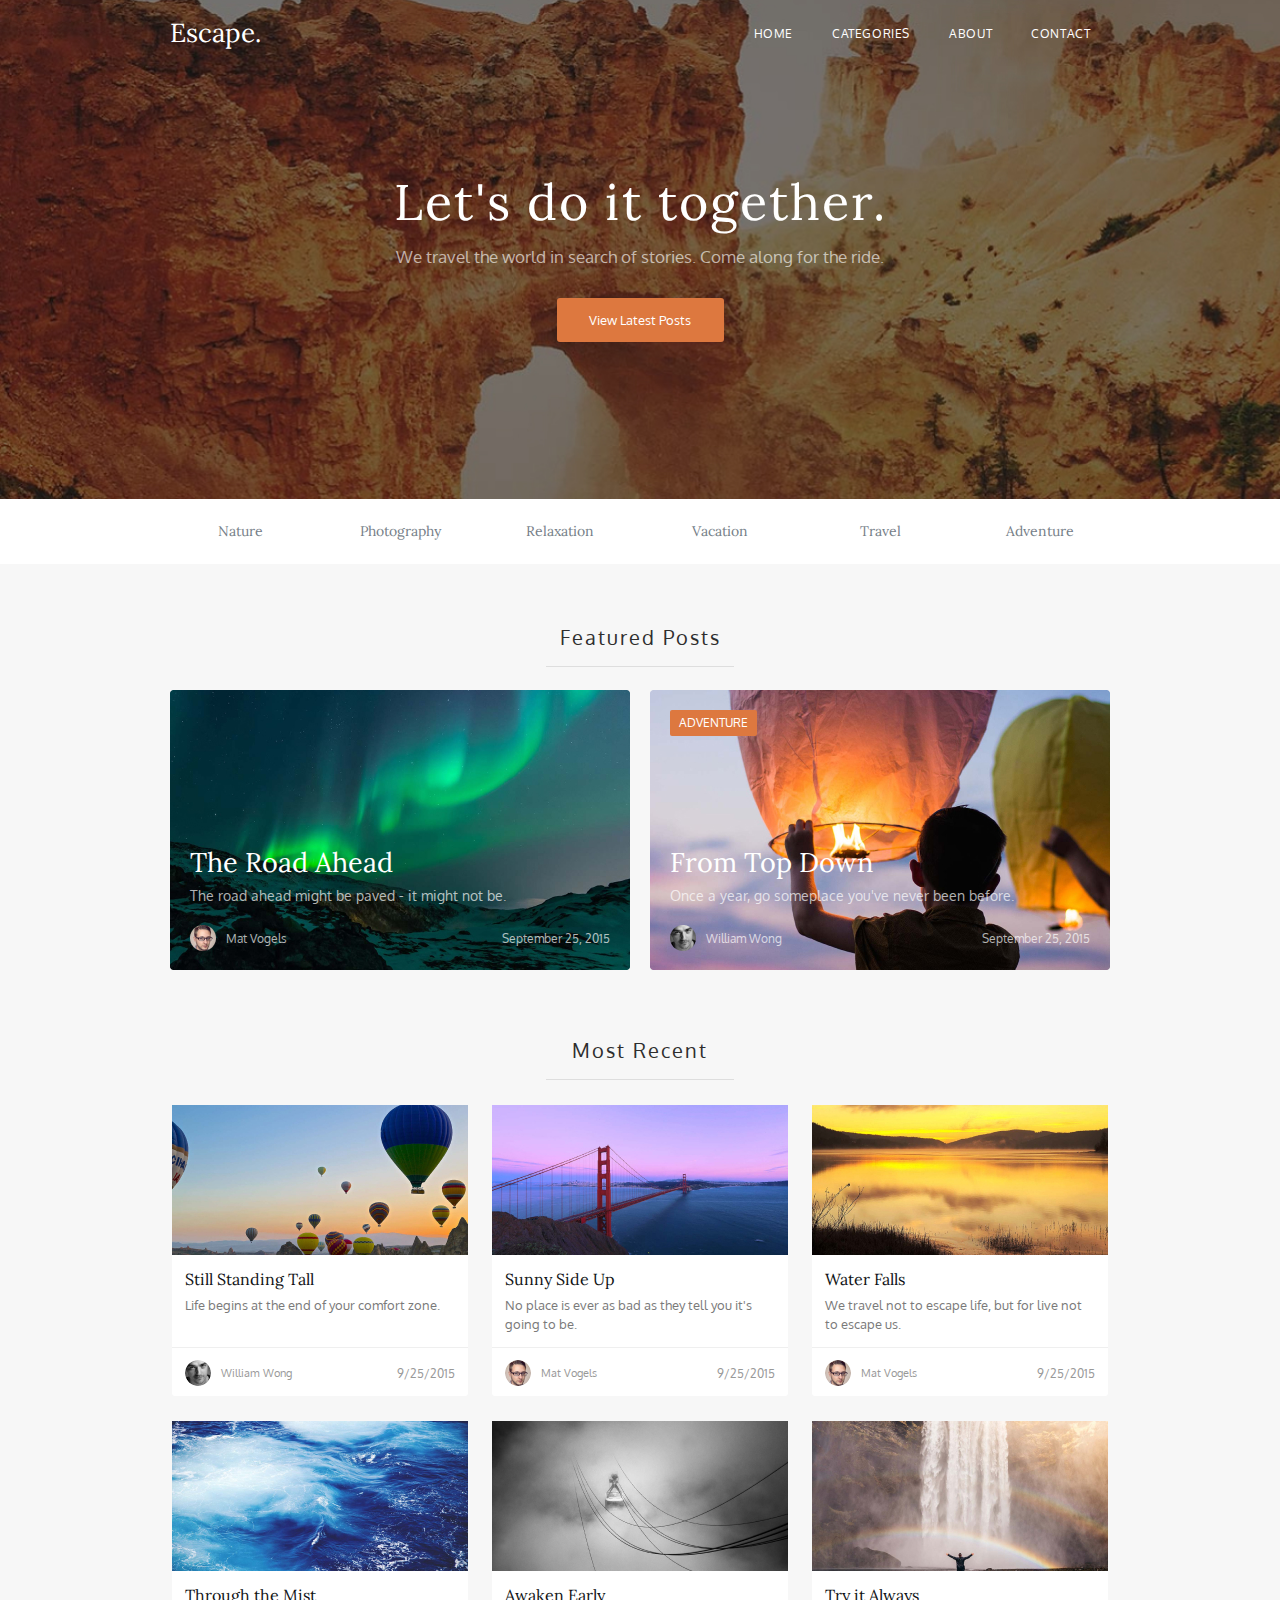
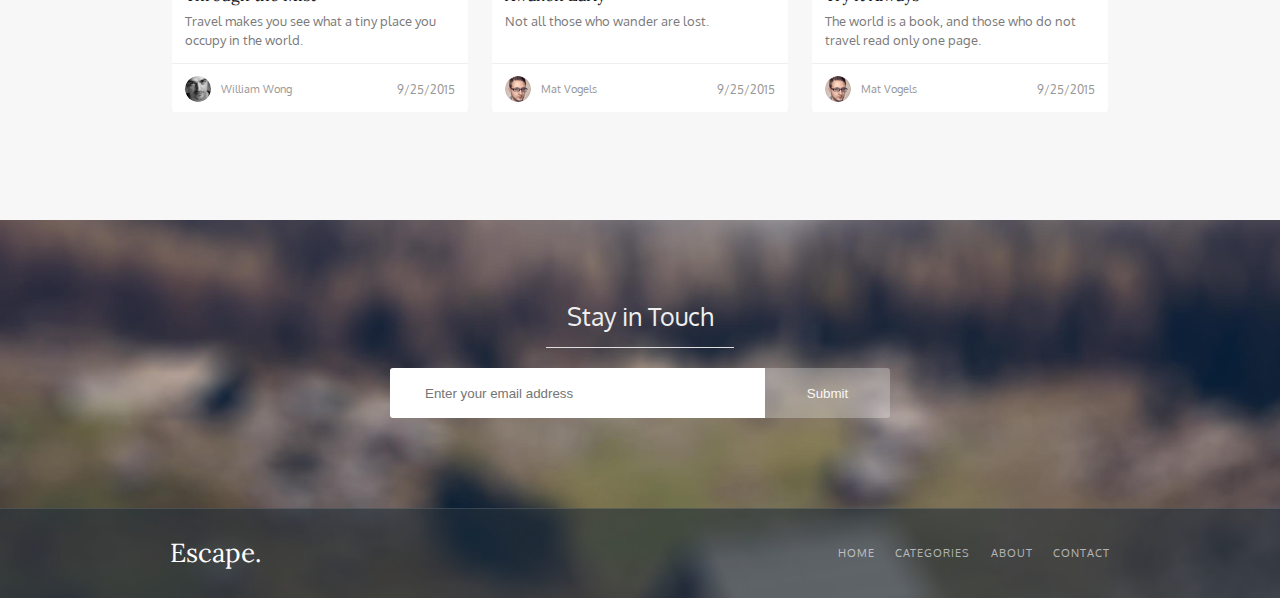
<file: index.html>
<!DOCTYPE html>
<html lang="en">
  <head>
    <meta charset="UTF-8">
    <title>Escape</title>
    <link href="./css/main.css" rel="stylesheet">
    <link href="https://fonts.googleapis.com/css2?family=Lora&display=swap" rel="stylesheet">
    <link href="https://fonts.googleapis.com/css2?family=Oxygen&display=swap" rel="stylesheet">
  </head>
  <body>
    <div class="main-top-block">
      <header class="main-top-block__menu menu">
        <span class="menu__logotype_light">Escape.</span>
        <nav class="menu__items_solid">
          <a title="HOME" href="#" class="menu__item_light">HOME</a>
          <a title="CATEGORIES" href="#" class="menu__item_light">CATEGORIES</a>
          <a title="ABOUT" href="#" class="menu__item_light">ABOUT</a>
          <a title="CONTACT" href="#" class="menu__item_light">CONTACT</a>
        </nav>
      </header>
      <div class="main-top-block__heading heading">
        <h1 class="heading__title">Let's do it together.</h1>
        <p class="heading__subtitle">We travel the world in search of stories. Come along for the ride.</p>
        <a title="View Latest Posts" href="#" class="heading__button">View Latest Posts</a>
      </div>
    </div>
    <nav class="subjects">
      <a title="Nature" href="#" class="subjects__item">Nature</a>
      <a title="Photography" href="#" class="subjects__item">Photography</a>
      <a title="Relaxation" href="#" class="subjects__item">Relaxation</a>
      <a title="Vacation" href="#" class="subjects__item">Vacation</a>
      <a title="Travel" href="#" class="subjects__item">Travel</a>
      <a title="Adventure" href="#" class="subjects__item">Adventure</a>
    </nav>
    <div class="main-middle-block">
      <div class="main-middle-block__featured-posts">
        <h2 class="main-middle-block__divider_dark">Featured Posts</h2>
        <div class="main-middle-block__featured-post-one featured-post">
          <a title="The Road Ahead" href="#" class="featured-post__title_light">The Road Ahead</a>
          <p class="featured-post__subtitle_light">The road ahead might be paved - it might not be.</p>
          <div class="featured-post__author-info_light">
            <img src="./images/mat_vogels.jpg" alt="Mat Vogels">
            <a title="Mat Vogels" href="#" class="featured-post__author-name_light">Mat Vogels</a>
            <span class="featured-post__date_light">September 25, 2015</span>
          </div>
        </div>
        <div class="main-middle-block__featured-post-two featured-post">
          <span class="featured-post__label">ADVENTURE</span>
          <a title="From Top Down" href="#" class="featured-post__title_light">From Top Down</a>
          <p class="featured-post__subtitle_light">Once a year, go someplace you've never been before.</p>
          <div class="featured-post__author-info_light">
            <img src="./images/william_wong.jpg" alt="William Wong">
            <a title="William Wong" href="#" class="featured-post__author-name_light">William Wong</a>
            <span class="featured-post__date_light">September 25, 2015</span>
          </div>
        </div>
      </div>
      <div class="main-middle-block__recent-posts">
        <h2 class="main-middle-block__divider_dark">Most Recent</h2>
        <div class="main-middle-block__recent-post recent-post">
          <img src="./images/still_standing_tall.jpg" alt="Still Standing Tall" class="recent-post__image">
          <a title="Still Standing Tall" href="#" class="recent-post__title_dark">Still Standing Tall</a>
          <p class="recent-post__subtitle_dark">Life begins at the end of your comfort zone.</p>
          <div class="recent-post__author-info_dark">
            <img src="./images/william_wong.jpg" alt="William Wong" class="recent-post__author-pic">
            <a title="William Wong" href="#" class="recent-post__author-name_dark">William Wong</a>
            <span class="recent-post__date_dark">9/25/2015</span>
          </div>
        </div>
        <div class="main-middle-block__recent-post recent-post">
          <img src="./images/sunny_side_up.jpg" alt="Sunny Side Up" class="recent-post__image">
          <a title="Sunny Side Up" href="#" class="recent-post__title_dark">Sunny Side Up</a>
          <p class="recent-post__subtitle_dark">No place is ever as bad as they tell you it's going to be.</p>
          <div class="recent-post__author-info_dark">
            <img src="./images/mat_vogels.jpg" alt="Mat Vogels" class="recent-post__author-pic">
            <a title="Mat Vogels" href="#" class="recent-post__author-name_dark">Mat Vogels</a>
            <span class="recent-post__date_dark">9/25/2015</span> 
          </div>
        </div>
        <div class="main-middle-block__recent-post recent-post">
          <img src="./images/water_falls.jpg" alt="Water Falls" class="recent-post__image">
          <a title="Water Falls" href="#" class="recent-post__title_dark">Water Falls</a>
          <p class="recent-post__subtitle_dark">We travel not to escape life, but for live not to escape us.</p>
          <div class="recent-post__author-info_dark">
            <img src="./images/mat_vogels.jpg" alt="Mat Vogels" class="recent-post__author-pic">
            <a title="Mat Vogels" href="#" class="recent-post__author-name_dark">Mat Vogels</a>
            <span class="recent-post__date_dark">9/25/2015</span> 
          </div>
        </div>
        <div class="main-middle-block__recent-post recent-post">
          <img src="./images/through_the_mist.jpg" alt="Through the Mist" class="recent-post__image">
          <a title="Through the Mist" href="#" class="recent-post__title_dark">Through the Mist</a>
          <p class="recent-post__subtitle_dark">Travel makes you see what a tiny place you occupy in the world.</p>
          <div class="recent-post__author-info_dark">
            <img src="./images/william_wong.jpg" alt="William Wong" class="recent-post__author-pic">
            <a title="William Wong" href="#" class="recent-post__author-name_dark">William Wong</a>
            <span class="recent-post__date_dark">9/25/2015</span> 
          </div>
        </div>
        <div class="main-middle-block__recent-post recent-post">
          <img src="./images/awaken_early.jpg" alt="Awaken Early" class="recent-post__image">
          <a title="Awaken Early" href="#" class="recent-post__title_dark">Awaken Early</a>
          <p class="recent-post__subtitle_dark">Not all those who wander are lost.</p>
          <div class="recent-post__author-info_dark">
            <img src="./images/mat_vogels.jpg" alt="Mat Vogels" class="recent-post__author-pic">
            <a title="Mat Vogels" href="#" class="recent-post__author-name_dark">Mat Vogels</a>
            <span class="recent-post__date_dark">9/25/2015</span> 
          </div>
        </div>
        <div class="main-middle-block__recent-post recent-post">
          <img src="./images/try_it_always.jpg" alt="Try it Always" class="recent-post__image">
          <a title="Try it Always" href="#" class="recent-post__title_dark">Try it Always</a>
          <p class="recent-post__subtitle_dark">The world is a book, and those who do not travel read only one page.</p>
          <div class="recent-post__author-info_dark">
            <img src="./images/mat_vogels.jpg" alt="Mat Vogels" class="recent-post__author-pic">
            <a title="Mat Vogels" href="#" class="recent-post__author-name_dark">Mat Vogels</a>
            <span class="recent-post__date_dark">9/25/2015</span> 
          </div>
        </div>
      </div>
    </div>
    <div class="bottom-block">
      <h2 class="bottom-block__divider_light">Stay in Touch</h2>
      <form class="bottom-block__form form" action="#">
        <input class="form__input" type="text" placeholder="Enter your email address" name="name">
        <input class="form__button" type="submit" value="Submit">
      </form>
      <footer class="bottom-block__footer">
        <div class="bottom-block__menu menu">
          <span class="menu__logotype_light">Escape.</span>
          <nav class="menu__items_transparent">
            <a title="HOME" href="#" class="menu__item_transparent">HOME</a>
            <a title="CATEGORIES" href="#" class="menu__item_transparent">CATEGORIES</a>
            <a title="ABOUT" href="#" class="menu__item_transparent">ABOUT</a>
            <a title="CONTACT" href="#" class="menu__item_transparent">CONTACT</a>
          </nav>
        </div>
      </footer>
    </div>
  </body>
</html>
</file>
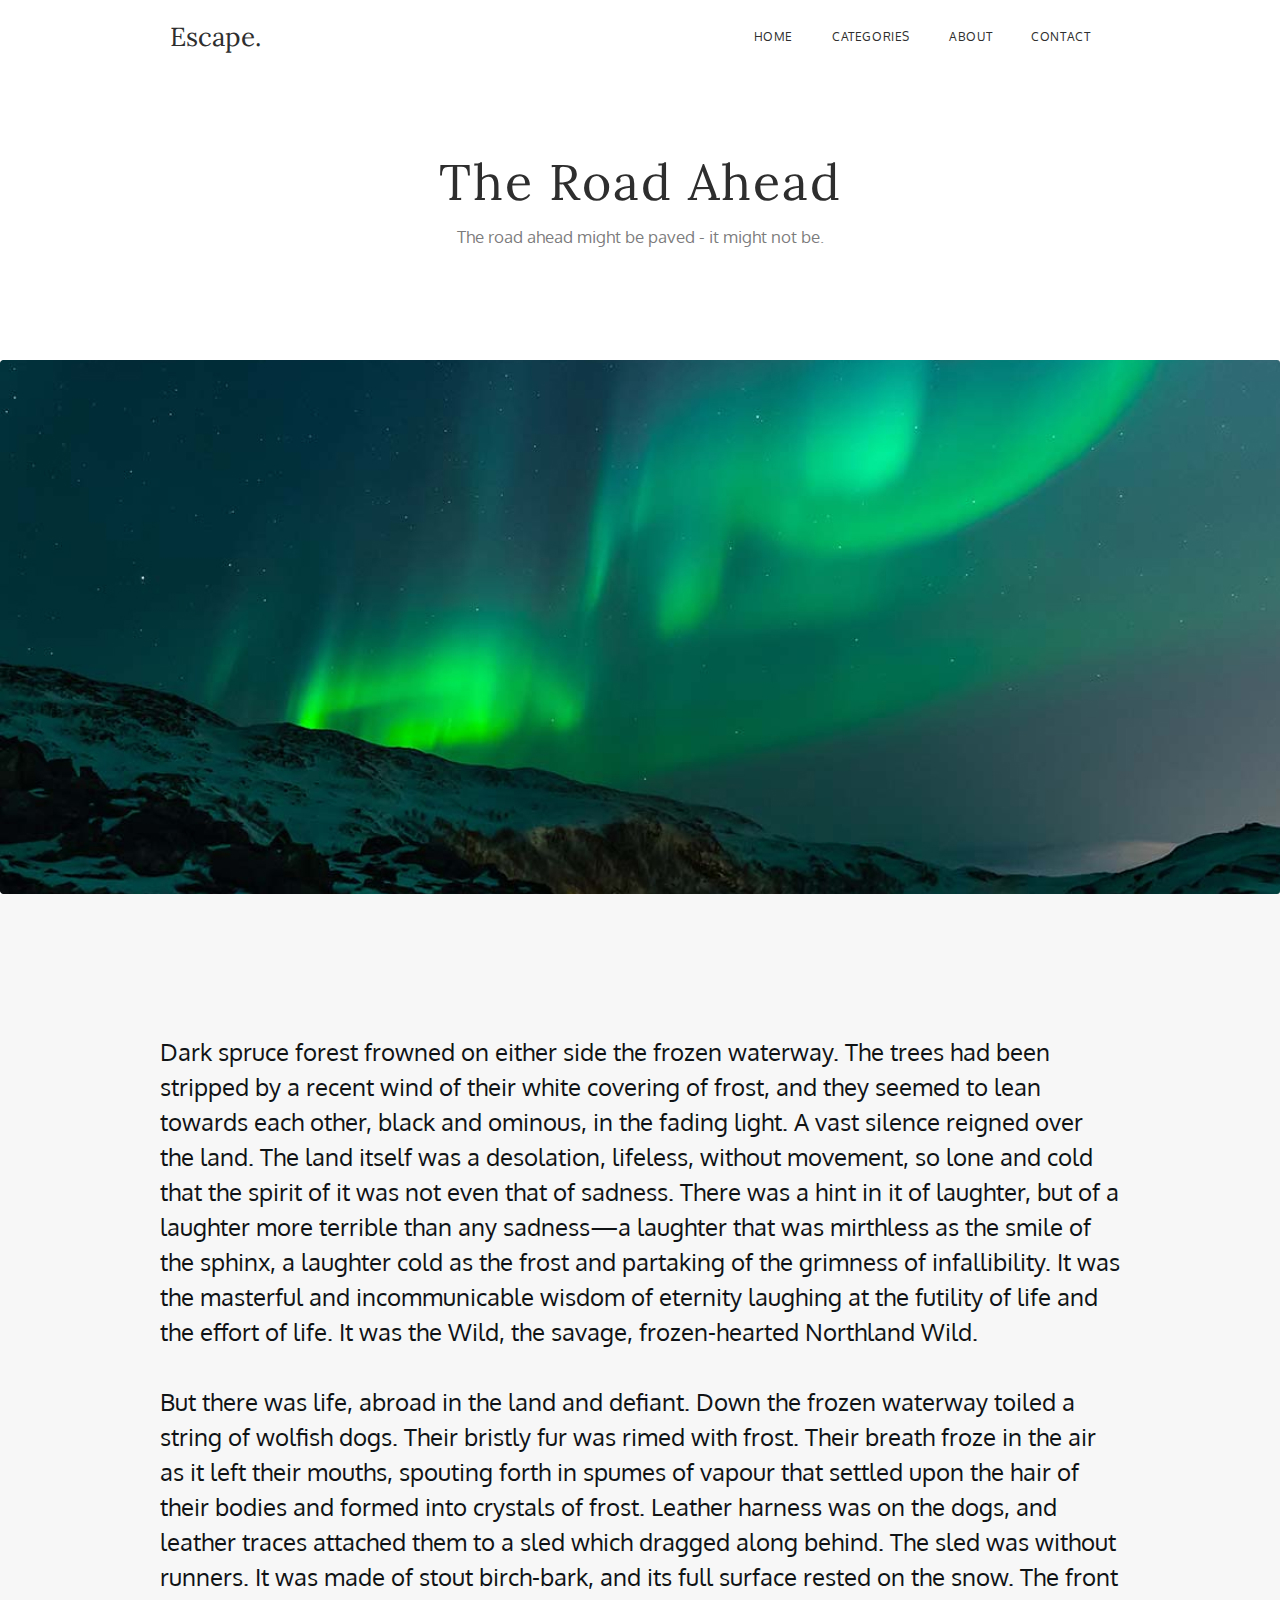
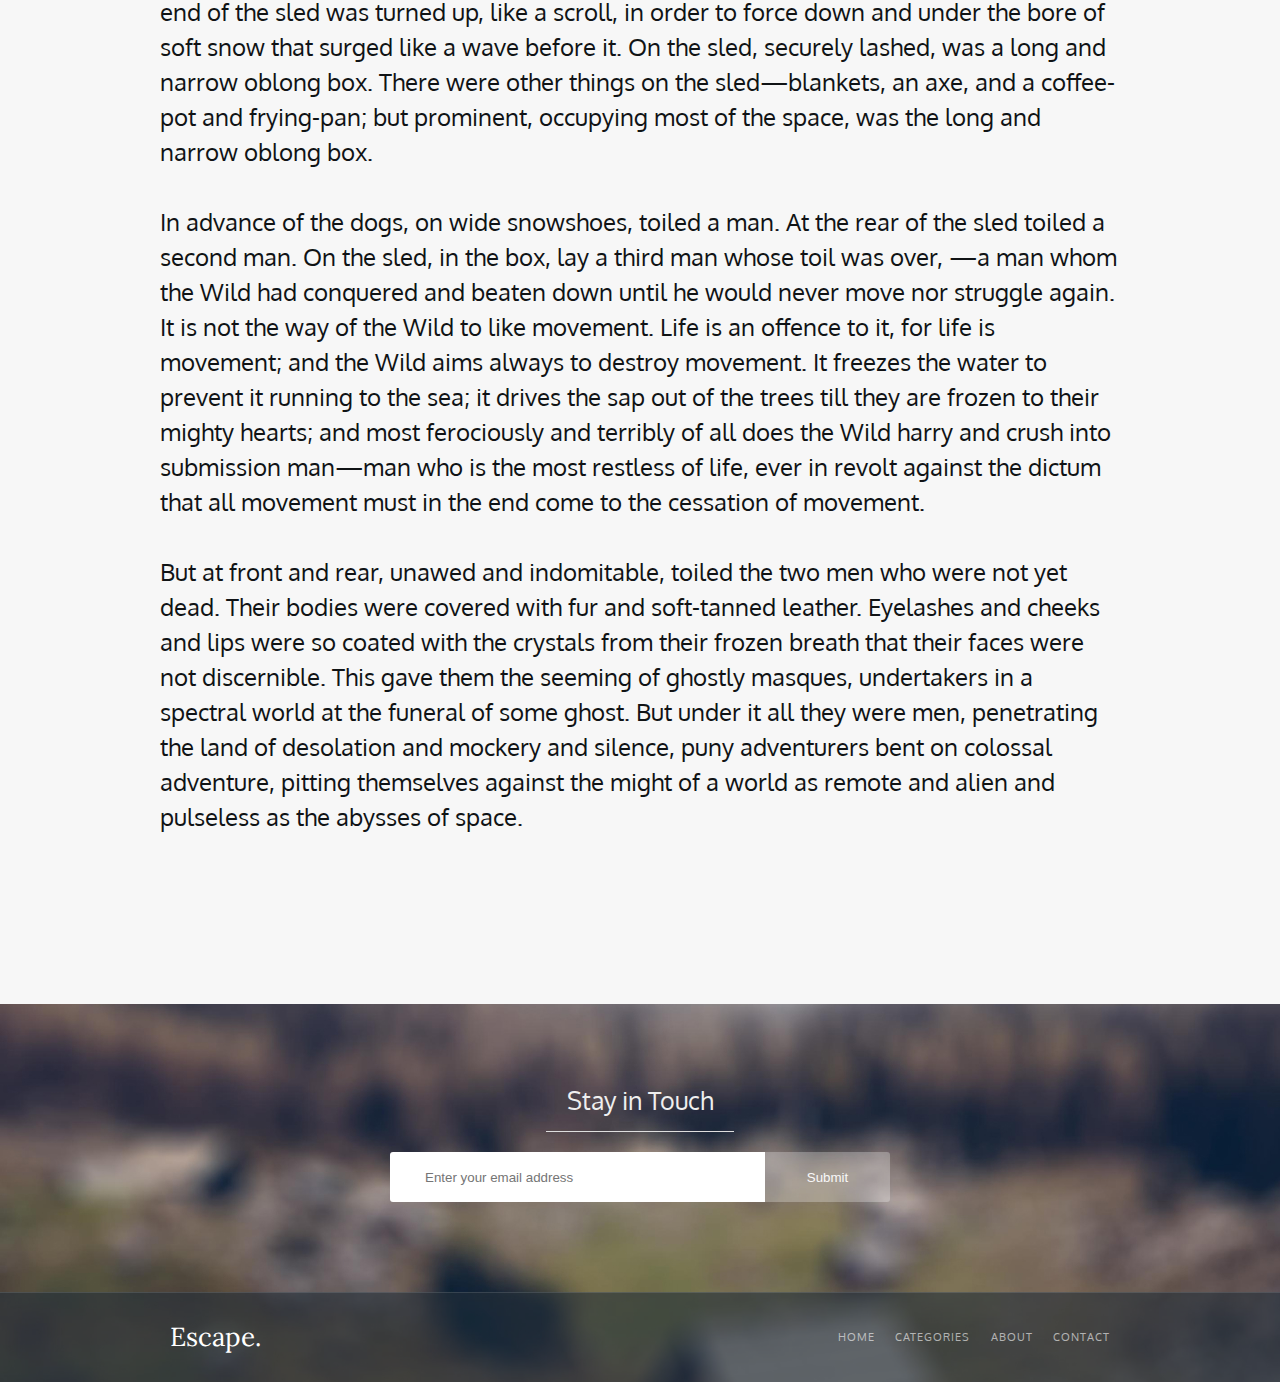
<file: the-road-ahead.html>
<!DOCTYPE html>
<html lang="en">
  <head>
    <meta charset="UTF-8">
    <title>The Road Ahead</title>
    <link href="./css/main.css" rel="stylesheet">
    <link href="https://fonts.googleapis.com/css2?family=Lora&display=swap" rel="stylesheet">
    <link href="https://fonts.googleapis.com/css2?family=Oxygen&display=swap" rel="stylesheet">
  </head>
  <body>
    <div class="article-top-block">
      <header class="main-top-block__menu menu">
        <span class="menu__logotype_dark">Escape.</span>
        <nav class="menu__items_solid">
          <a title="HOME" href="#" class="menu__item_dark">HOME</a>
          <a title="CATEGORIES" href="#" class="menu__item_dark">CATEGORIES</a>
          <a title="ABOUT" href="#" class="menu__item_dark">ABOUT</a>
          <a title="CONTACT" href="#" class="menu__item_dark">CONTACT</a>
        </nav>
      </header>
      <h1 class="article-top-block__title">The Road Ahead</h1>
      <p class="article-top-block__subtitle">The road ahead might be paved - it might not be.</p>
    </div>
    <div class="filler__image" title="The Road Ahead"></div>
    <article class="article-middle-block">
      <p class="article-middle-block__paragraph">
        Dark spruce forest frowned on either side the frozen waterway.
        The trees had been stripped by a recent wind of their white covering of frost,
        and they seemed to lean towards each other, black and ominous, in the fading light.
        A vast silence reigned over the land. The land itself was a desolation, lifeless,
        without movement, so lone and cold that the spirit of it was not even that of sadness.
        There was a hint in it of laughter, but of a laughter more terrible than any
        sadness—a laughter that was mirthless as the smile of the sphinx, a laughter cold
        as the frost and partaking of the grimness of infallibility. It was the masterful
        and incommunicable wisdom of eternity laughing at the futility of life and the effort
        of life. It was the Wild, the savage, frozen-hearted Northland Wild.
      </p>
      <p class="article-middle-block__paragraph">
        But there was life, abroad in the land and defiant. Down the frozen waterway toiled a string
        of wolfish dogs. Their bristly fur was rimed with frost. Their breath froze in the air as it
        left their mouths, spouting forth in spumes of vapour that settled upon the hair of their bodies
        and formed into crystals of frost. Leather harness was on the dogs, and leather traces attached
        them to a sled which dragged along behind. The sled was without runners. It was made of stout
        birch-bark, and its full surface rested on the snow. The front end of the sled was turned up,
        like a scroll, in order to force down and under the bore of soft snow that surged
        like a wave before it. On the sled, securely lashed, was a long and narrow oblong box.
        There were other things on the sled—blankets, an axe, and a coffee-pot and frying-pan;
        but prominent, occupying most of the space, was the long and narrow oblong box.
      </p>
      <p class="article-middle-block__paragraph">
        In advance of the dogs, on wide snowshoes, toiled a man. At the rear of the sled
        toiled a second man. On the sled, in the box, lay a third man whose toil was over,
        —a man whom the Wild had conquered and beaten down until he would never move
        nor struggle again. It is not the way of the Wild to like movement. Life is an offence
        to it, for life is movement; and the Wild aims always to destroy movement.
        It freezes the water to prevent it running to the sea; it drives the sap out of the trees
        till they are frozen to their mighty hearts; and most ferociously and terribly of all
        does the Wild harry and crush into submission man—man who is the most restless of life,
        ever in revolt against the dictum that all movement must in the end come to the cessation
        of movement.
      </p>
      <p class="article-middle-block__paragraph">
        But at front and rear, unawed and indomitable, toiled the two men who were not yet dead.
        Their bodies were covered with fur and soft-tanned leather. Eyelashes and cheeks and lips
        were so coated with the crystals from their frozen breath that their faces were not discernible.
        This gave them the seeming of ghostly masques, undertakers in a spectral world at the
        funeral of some ghost. But under it all they were men, penetrating the land of desolation
        and mockery and silence, puny adventurers bent on colossal adventure, pitting themselves
        against the might of a world as remote and alien and pulseless as the abysses of space.
      </p>
    </article>
    <div class="bottom-block">
      <h2 class="bottom-block__divider_light">Stay in Touch</h2>
      <form class="bottom-block__form form" action="#">
        <input class="form__input" type="text" placeholder="Enter your email address" name="name">
        <input class="form__button" type="submit" value="Submit">
      </form>
      <footer class="bottom-block__footer">
        <div class="bottom-block__menu menu">
          <span class="menu__logotype_light">Escape.</span>
          <nav class="menu__items_transparent">
            <a title="HOME" href="#" class="menu__item_transparent">HOME</a>
            <a title="CATEGORIES" href="#" class="menu__item_transparent">CATEGORIES</a>
            <a title="ABOUT" href="#" class="menu__item_transparent">ABOUT</a>
            <a title="CONTACT" href="#" class="menu__item_transparent">CONTACT</a>
          </nav>
        </div>
      </footer>
    </div>
  </body>
</html>
</file>
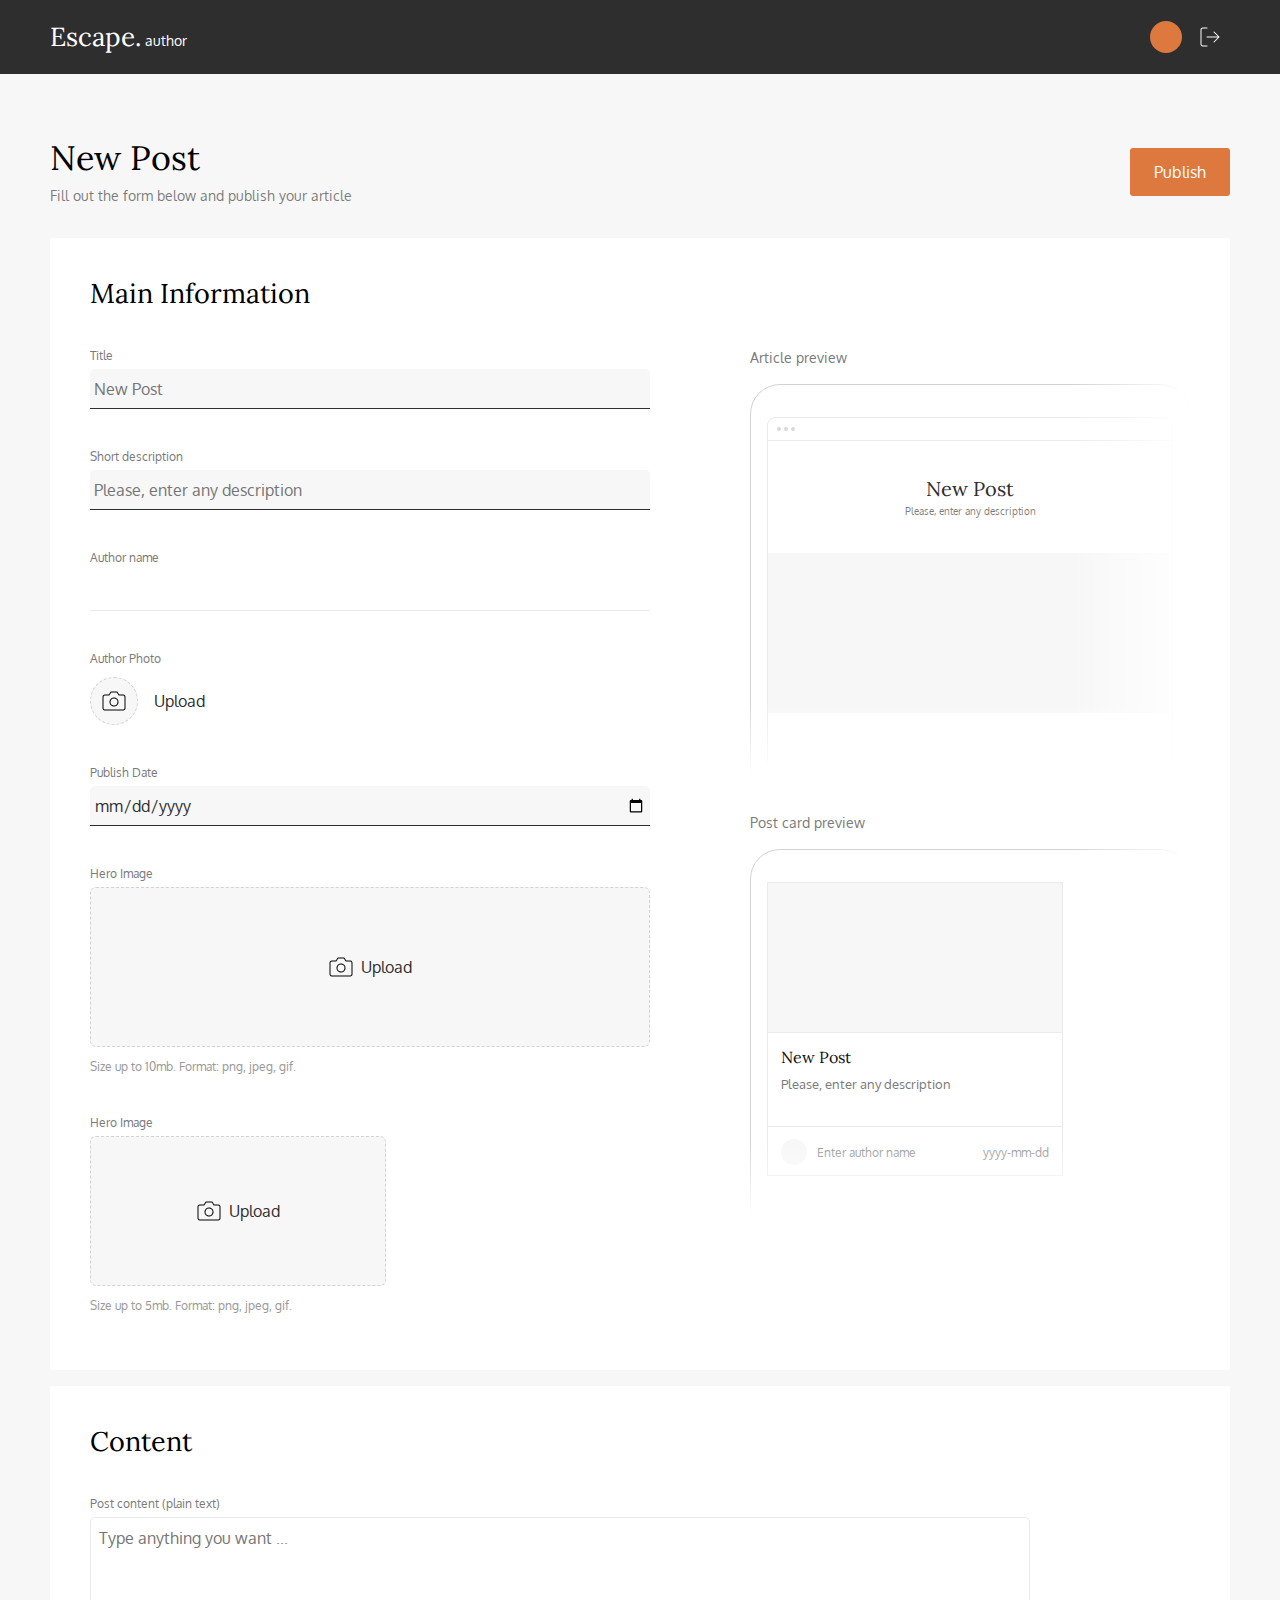
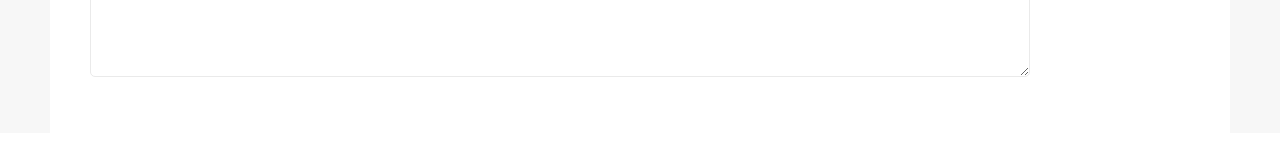
<file: pages/admin.html>
<!DOCTYPE html>
<html lang="en">
  <head>
    <meta charset="UTF-8">
    <title>Admin</title>
    <link href="/static/css/styles.css" rel="stylesheet">
    <link href="https://fonts.googleapis.com/css2?family=Lora&display=swap" rel="stylesheet">
    <link href="https://fonts.googleapis.com/css2?family=Oxygen&display=swap" rel="stylesheet">
  </head>
  <body>
    <div class="admin-page">
      <header class="admin-page__admin-page-header admin-page-header">
        <div class="admin-page-header__title-area">
          <div>
            <span class="menu__logotype_light">Escape.</span>
            <span class="admin-page-header__title_small">author</span>
          </div>
          <div class="admin-page-header__avatar-and-exit-block">
            <div class="admin-page-header__profile-pic"></div>
            <img src="/static/img/white_exit_icon.png" alt="Log Out">
          </div>
        </div>
      </header>
      <div class="admin-page__admin-new-post admin-new-post">
        <div class="admin-new-post__title-and-subtitle">
          <h1 class="admin-new-post__title">New Post</h1>
          <span class="admin-new-post__subtitle">Fill out the form below and publish your article</span>
        </div>
        <input class="admin-new-post__button" type="submit" id="publish" value="Publish">
      </div>
      <div class="admin-page__publish-error" id="adminPublishError">
        <img src="/static/img/alert-circle.png" alt="alert-circle">
        <span class="login-window__error-message">Whoops! Some fields need your attention :o</span>
      </div>
      <div class="admin-page__publish-ok" id="adminPublishOk">
        <img src="/static/img/check-circle.png" alt="check-circle">
        <span class="login-window__error-message">Publish Complete!</span>
      </div>
      <div class="admin-page__admin-main-information admin-main-information">
        <h2 class="admin-main-information__title">Main Information</h2>
        <div class="admin-main-information__main-block">
          <div class="admin-main-information__upload-part upload-part">
            <span class="upload-part__upload-titles">Title</span>
            <input class="upload-part__data-input" type="text" id="postTitle" placeholder="New Post">
            <span class="login-window__empty-field-error hidden" id="titleRequired">Title is required.</span>
            <span class="upload-part__upload-titles">Short description</span>
            <input class="upload-part__data-input" type="text" id="postSubtitle" placeholder="Please, enter any description">
            <span class="login-window__empty-field-error hidden" id="subtitleRequired">Subtitle is required.</span>
            <span class="upload-part__upload-titles">Author name</span>
            <input class="upload-part__author-name-input" type="text" id="authorName">
            <span class="login-window__empty-field-error hidden" id="authorNameRequired">Author name is required.</span>
            <span class="upload-part__upload-titles">Author Photo</span>
            <div class="upload-part__author-photo">
              <div class="upload-part__profile-photo" id="profilePhoto"></div>
              <img class="upload-part__profile-photo-placeholder hidden" id="profilePhotoPlaceholder">
              <input class="upload-part__hidden-input" type="file" id="authorPhoto" accept=".jpg, .jpeg, .png, .gif">
              <label class="upload-part__upload-photo" for="authorPhoto" id="uploadAuthorPhoto">Upload</label>
              <div class="hidden" id="newRemoveAuthorPhoto">
                <label class="upload-part__upload-new-photo" for="authorPhoto">
                  <img class="upload-part__icon" src="/static/img/camera.png" alt="Camera">
                  <span class="upload-part__upload-photo">Upload New</span>
                </label>
                <div class="upload-part__upload-new-photo" id="removeAuthorPhoto">
                  <img class="upload-part__icon" src="/static/img/trash-2.png" alt="Trash Bin">
                  <span class="upload-part__remove-photo">Remove</span>
                </div>
              </div>
            </div>
            <span class="login-window__empty-field-error hidden" id="authorPhotoRequired">Author photo is required.</span>
            <span class="upload-part__upload-titles">Publish Date</span>
            <input class="upload-part__data-input" type="date" id="date">
            <span class="login-window__empty-field-error hidden" id="dateRequired">Publish date is required.</span>
            <span class="upload-part__upload-titles">Hero Image</span>
            <label class="upload-part__upload-photo_big flex hidden" id="uploadPhotoBig">
              <input class="upload-part__hidden-input" type="file" id="bigPhoto" accept=".jpg, .jpeg, .png, .gif">
              <img src="/static/img/camera.png" alt="Upload">
              <span class="upload-part__upload">Upload</span>
            </label>
            <label for="bigPhoto">
              <img class="upload-part__upload-photo_big-placeholder hidden" id="uploadPhotoBigPlaceholder">
            </label>
            <div class="hidden" id="newRemoveBigPhoto">
              <label class="upload-part__upload-new-photo" for="bigPhoto">
                <img class="upload-part__icon" src="/static/img/camera.png" alt="Camera">
                <span class="upload-part__upload-photo">Upload New</span>
              </label>
              <div class="upload-part__upload-new-photo" id="removeBigPhoto">
                <img class="upload-part__icon" src="/static/img/trash-2.png" alt="Trash Bin">
                <span class="upload-part__remove-photo">Remove</span>
              </div>
            </div>
            <span class="upload-part__hint" id="bigPhotoHint">Size up to 10mb. Format: png, jpeg, gif.</span>
            <span class="login-window__empty-field-error hidden" id="bigPhotoRequired">Photo is required.</span>
            <span class="upload-part__upload-titles">Hero Image</span>
            <label class="upload-part__upload-photo_small flex hidden" id="uploadPhotoSmall">
              <input class="upload-part__hidden-input" type="file" id="smallPhoto" accept=".jpg, .jpeg, .png, .gif">
              <img src="/static/img/camera.png" alt="Upload">
              <span class="upload-part__upload">Upload</span>
            </label>
            <label for="smallPhoto">
              <img class="upload-part__upload-photo_small-placeholder hidden" id="uploadPhotoSmallPlaceholder">
            </label>
            <div class="hidden" id="newRemoveSmallPhoto">
              <label class="upload-part__upload-new-photo" for="smallPhoto">
                <img class="upload-part__icon" src="/static/img/camera.png" alt="Camera">
                <span class="upload-part__upload-photo">Upload New</label>
              </label>
              <div class="upload-part__upload-new-photo" id="removeSmallPhoto">
                <img class="upload-part__icon" src="/static/img/trash-2.png" alt="Trash Bin">
                <span class="upload-part__remove-photo">Remove</span>
              </div>
            </div>
            <span class="upload-part__hint" id="smallPhotoHint">Size up to 5mb. Format: png, jpeg, gif.</span>
            <span class="login-window__empty-field-error hidden" id="smallPhotoRequired">Photo is required.</span>
          </div>
          <div class="admin-main-information__preview-part preview-part">
            <span class="preview-part__preview-titles">Article preview</span>
            <div class="preview-part__wrap-for-preview">
              <div class="article-preview__gradient_right"></div>
              <div class="article-preview__gradient_bottom"></div>
              <div class="preview-part__preview article-preview">
                <div class="article-preview__content">
                  <div class="article-preview__header">
                    <div class="article-preview__dots"></div>
                    <div class="article-preview__dots"></div>
                    <div class="article-preview__dots"></div>
                  </div>
                  <div class="article-preview__title-block">
                    <span class="article-preview__title" id="articleTitle">New Post</span>
                    <span class="article-preview__subtitle" id="articleSubtitle">Please, enter any description</span>
                  </div>
                  <div class="article-preview__photo" id="articlePhoto"></div>
                  <img class="article-preview__photo-placeholder hidden" id="articlePhotoPlaceholder">
                </div>
              </div>
            </div>
            <span class="preview-part__preview-titles">Post card preview</span>
            <div class="preview-part__wrap-for-preview">
              <div class="article-preview__gradient_right"></div>
              <div class="article-preview__gradient_bottom"></div>
              <div class="preview-part__preview postcard-preview">
                <div class="postcard-preview__content">
                  <div class="postcard-preview__photo" id="postcardPhoto"></div>
                  <img class="postcard-preview__photo-placeholder hidden" id="postcardPhotoPlaceholder">
                  <div class="postcard-preview__title-block">
                    <span class="postcard-preview__title" id="postcardTitle">New Post</span>
                    <span class="postcard-preview__subtitle" id="postcardSubtitle">Please, enter any description</span>
                  </div>
                  <div class="postcard-preview__author-data">
                    <div class="postcard-preview__author-pic" id="authorPic"></div>
                    <img class="postcard-preview__author-pic-placeholder hidden" id="authorPicPlaceholder">
                    <span class="postcard-preview__author-name" id="postcardAuthorName">Enter author name</span>
                    <span class="postcard-preview__date" id="datePreview">yyyy-mm-dd</span>
                  </div>
                </div>
              </div>
            </div>
          </div>
        </div>
      </div>
      <div class="admin-page__admin-content admin-content">
        <h2 class="admin-content__title">Content</h2>
        <span class="upload-part__upload-titles">Post content (plain text)</span>
        <textarea class="admin-content__input" id="contentText" placeholder="Type anything you want ..."></textarea>
        <span class="login-window__empty-field-error hidden" id="textRequired">Some text is required.</span>
      </div>
    </div>
  </body>
  <script src="/static/js/admin.js"></script>
</html>
</file>
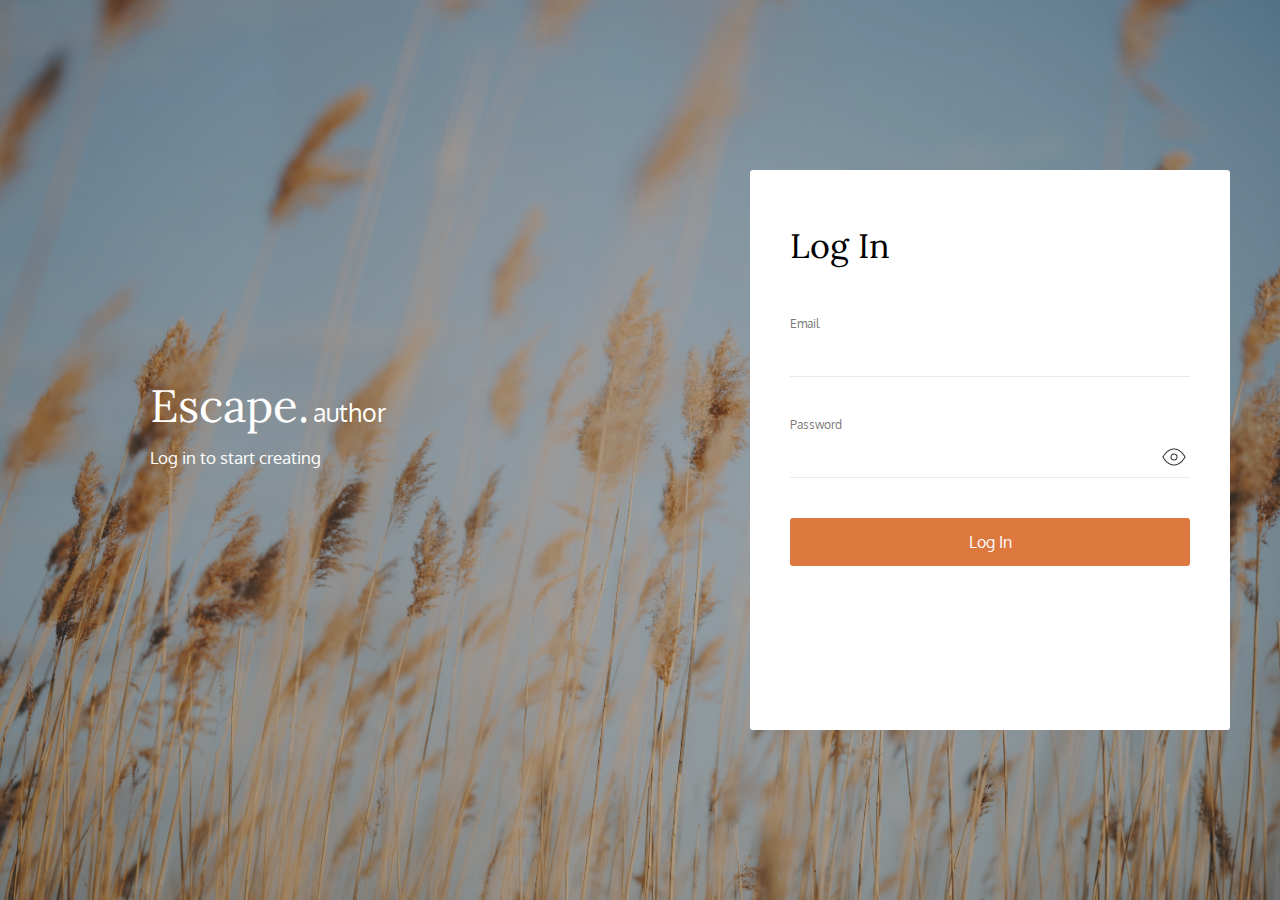
<file: pages/login.html>
<!DOCTYPE html>
<html lang="en">
  <head>
    <meta charset="UTF-8">
    <title>Log In</title>
    <link href="/static/css/styles.css" rel="stylesheet">
    <link href="https://fonts.googleapis.com/css2?family=Lora&display=swap" rel="stylesheet">
    <link href="https://fonts.googleapis.com/css2?family=Oxygen&display=swap" rel="stylesheet">
  </head>
  <body>
    <div class="admin-login-page">
      <div class="admin-login-page_filter">
        <div class="admin-login-page__main-block">
          <div class="admin-login-page__title-block">
            <div class="admin-login-page__title">
              <span class="admin-login-page__title_big">Escape.</span>
              <span class="admin-login-page__title_small">author</span>
            </div>
            <span class="admin-login-page__subtitle">Log in to start creating</span>
          </div>
          <div class="admin-login-page__login-window login-window">
            <span class="login-window__title">Log In</span>
            <div class="login-window__error" id="errorEmpty">
              <img src="/static/img/alert-circle.png" alt="alert-circle">
              <span class="login-window__error-message">A-Ah! Check all fields.</span>
            </div>
            <div class="login-window__error" id="errorIncorrect">
              <img src="/static/img/alert-circle.png" alt="alert-circle">
              <span class="login-window__error-message">Email or password is incorrect.</span>
            </div>
            <span class="login-window__form-names">Email</span>
            <input class="login-window__email-input" type="text" id="email">
            <span class="login-window__empty-field-error hidden" id="emailRequired">Email is required.</span>
            <span class="login-window__form-names">Password</span>
            <div class="login-window__password-input">
              <input class="login-window__password-field" type="password" id="password">
              <div class="login-window__password-toggle hide-password" id="eye"></div>
            </div>
            <span class="login-window__empty-field-error hidden" id="passwordRequired">Password is required.</span>
            <input class="login-window__login-button" type="submit" value="Log In" id="submit">
          </div>
        </div>
      </div>
    </div>
  </body>
  <script src="/static/js/login.js"></script>
</html>
</file>
<file: css/main.css>
*
{
    box-sizing: border-box;
    margin: 0;
    padding: 0;
    border: 0;
}

.main-top-block
{
    background-image: url(../images/top_block_bg.jpg);
    background-repeat: no-repeat;
    background-size: cover;    
}

.main-top-block__menu
{
    display: flex;
    justify-content: space-between;
    align-items: center;
    max-width: 940px;
    margin: 0 auto;
    padding-top: 20px;
}

.menu__logotype_light
{
    font: 26px/1 Lora;
    color: #FFFFFF;
}

.menu__items_solid
{
    display: flex;
    justify-content: space-around;
    max-width: 376px;
    width: 100%;
    font: 12px Oxygen;
    letter-spacing: 0.6px;
    text-transform: uppercase;
}

.menu__item_light
{
    color: #FFFFFF;
    text-decoration: none;
}

.menu__item_light:hover
{
    color: #FFFFFF;
    text-decoration: underline;
}

.main-top-block__heading
{
    text-align: center;
    margin: 131px 0 0;
    padding-bottom: 157px;
}

.heading__title
{
    font: 50px/1 Lora;
    letter-spacing: 2px;
    color: #FFFFFF;
}

.heading__subtitle
{
    font: 17px/20px Oxygen;
    margin: 20px 0 31px;
    color: #FFFFFFA1;
}

.heading__button
{
    display: block;
    font: 13px/44px Oxygen;
    color: #FFFFFF;
    text-decoration: none;
    width: 167px;
    margin: 0 auto;
    background-color: #DD783F;
    border-radius: 3px;
}

.heading__button:hover
{
    color: #FFFFFF;
    background-color: #DB6622;
}

.subjects
{
    max-width: 960px;
    display: flex;
    justify-content: space-around;
    align-items: center;
    background-color: #FFFFFF;
    margin: auto;
    padding: 22px 0 23px;
}

.subjects__item
{
    display: flex;
    flex-basis: 139px;
    justify-content: center;
    font: 14px/20px Lora;
    color: #768088;
    text-decoration: none;
}

.subjects__item:hover
{
    color: #768088;
    text-decoration: underline;
}

.main-middle-block
{
    background-color: #F7F7F7;
    padding-bottom: 89px;
}

.main-middle-block__featured-posts
{
    max-width: 940px;
    margin: auto;
    display: flex;
    flex-wrap: wrap;
    row-gap: 23px;
    column-gap: 20px;
    padding: 60px 0 7px;
}

.main-middle-block__divider_dark
{
    position: relative;
    width: 100%;
    text-align: center;
    font: 20px/27px Oxygen;
    letter-spacing: 2px;
    color: #2E2E2E;
    padding-bottom: 16px;
}

.main-middle-block__divider_dark::after
{
    content: '';
    display: block;
    position: absolute;
    bottom: 0;
    left: calc(50% - 94px);
    width: 188px;
    height: 1px;
    background-color: #DEDEDE;
}

.main-middle-block__featured-post-one
{
    background-image: url(../images/the_road_ahead.jpg);
    background-repeat: no-repeat;
    background-size: cover;
    display: flex;
    flex-direction: column;
    justify-content: flex-end;
    max-width: 460px;
    width: 100%;
    min-height: 280px;
    border-radius: 3px;
    padding: 0 20px;
}

.main-middle-block__featured-post-two
{
    background-image: url(../images/from_top_down.jpg);
    background-repeat: no-repeat;
    background-size: cover;
    display: flex;
    flex-direction: column;
    justify-content: flex-end;
    max-width: 460px;
    width: 100%;
    min-height: 280px;
    border-radius: 3px;
    padding: 0 20px;
}

.featured-post__title_light
{
    font: 27px/30px Lora;
    color: #FFFFFF;
    text-decoration: none;
    margin-top: auto;
}

.featured-post__subtitle_light
{
    font: 14px/25px Oxygen;
    color:#FFFFFFB2;
    margin: 6px 0 12px;
}

.featured-post__author-info_light
{
    display: flex;
    align-items: center;
    width: auto;
    margin-bottom: 15px;
    padding: 5px 0 4px;
}

.featured-post__author-name_light
{
    font: 12px Oxygen;
    text-decoration: none;
    color:#FFFFFFB2;
    margin: 0 10px;
}

.featured-post__date_light
{
    font: 12px Oxygen;
    color:#FFFFFFB2;
    min-width: fit-content;
    margin-left: auto;
}

.featured-post__label
{
    text-align: center;
    font: 12px/26px Oxygen;
    text-transform: uppercase;
    color: #FFFFFF;
    width: 87px;
    background-color: #DD783F;
    border-radius: 2px;
    margin-top: 20px;
}

.main-middle-block__recent-posts
{
    max-width: 940px;
    margin: auto;
    display: flex;
    flex-wrap: wrap;
    row-gap: 25px;
    column-gap: 24px;
    padding: 60px 2px 19px;
}

.main-middle-block__recent-post
{
    display: flex;
    flex-direction: column;
    max-width: 296px;
    min-height: 291px;
    border-radius: 3px;
    background-color: #FFFFFF;
}

.recent-post__image
{
    max-width: 296px;
    max-height: 150px;
}

.recent-post__title_dark
{
    font: 16px/21px Lora;
    text-decoration: none;
    color: #101315;
    margin: 14px 13px 6px;
}

.recent-post__subtitle_dark
{
    font: 13px/19px Oxygen;
    color: #7A7A7A;
    margin: 0 13px auto;
}

.recent-post__author-info_dark
{
    display: flex;
    align-items: center;
    width: auto;
    padding: 12px 13px 10px;
    border-top: 1px solid #EFEFEF;
    margin-top: 13px;
}

.recent-post__author-pic
{
    max-width: 26px;
    max-height: 26px;
    border-radius: 60px;
}

.recent-post__author-name_dark
{
    font: 11px Oxygen;
    text-decoration: none;
    color: #999999;
    margin: 0 10px;
}

.recent-post__date_dark
{
    font: 12px Oxygen;
    color:#999999;
    min-width: fit-content;
    margin-left: auto;
}

.bottom-block
{
    display: flex;
    flex-direction: column;
    justify-content: flex-end;
    background-image: url(../images/footer.jpg);
    background-repeat: no-repeat;
    background-size: cover;
}

.bottom-block__divider_light
{
    position: relative;
    width: 100%;
    text-align: center;
    font: 25px/30px Oxygen;
    color: #EFEFEF;
    margin: 81px auto 20px;
    padding-bottom: 17px;
}

.bottom-block__divider_light::after
{
    content: '';
    display: block;
    position: absolute;
    bottom: 0;
    left: calc(50% - 94px);
    width: 188px;
    height: 1px;
    background-color: #DEDEDE;
}

.bottom-block__form
{
    display: flex;
    max-width: 500px;
    width: 100%;
    height: 50px;
    margin: 0 auto;
}

.form__input
{
    width: 100%;
    height: 100%;
    text-overflow: ellipsis;
    outline: none;
    background-color: #FFFFFF;
    padding: 0 35px;
    border-radius: 3px 0 0 3px;
}

input:focus::-webkit-input-placeholder 
{
    color: transparent;
}

.form__button
{
    min-width: 125px;
    height: 100%;
    color: #F8F8F8;
    background-color: #FFFFFF47;
    border-radius: 0 3px 3px 0;
}

.form__button:hover
{
    background-color: #FFFFFF80;
    cursor: pointer;
}

.bottom-block__footer
{
    background-color: #232F3899;
    border-top: 1px solid #FFFFFF1F;
    margin-top: 90px;
    padding: 31px 0 32px;
}

.bottom-block__menu
{
    display: flex;
    justify-content: space-between;
    align-items: center;
    max-width: 960px;
    margin: 0 auto;
    padding: 0 10px;
}

.menu__items_transparent
{
    display: flex;
    justify-content: space-between;
    max-width: 272px;
    width: 100%;
    font: 11px Oxygen;
    letter-spacing: 1px;
    text-transform: uppercase;
}

.menu__item_transparent
{
    color: #FFFFFF99;
    text-decoration: none;
}

.menu__item_transparent:hover
{
    color: #FFFFFF99;
    text-decoration: underline;
}

.article-top-block
{
    background-color: #FFFFFF;
}

.menu__logotype_dark
{
    font: 26px Lora;
    color: #2E2E2E;
}

.menu__item_dark
{
    color: #2E2E2E;
    text-decoration: none;
}

.menu__item_dark:hover
{
    color: #2E2E2E;
    text-decoration: underline;
}

.article-top-block__title
{
    font: 50px/1 Lora;
    letter-spacing: 2px;
    text-align: center;
    color: #2E2E2E;
    margin-top: 104px;
}

.article-top-block__subtitle
{
    font: 17px/20px Oxygen;
    text-align: center;
    color: #2E2E2EA1;
    margin: 20px 0 113px;
}

.filler__image
{
    background-image: url(../images/the_road_ahead_article.jpg);
    min-height: 534px;
    background-repeat: no-repeat;
    background-size: cover;
    border-radius: 3px;
}

.article-middle-block
{
    background-color: #F7F7F7;
    padding: 140px 0 135px;
}

.article-middle-block__paragraph
{
    font: 24px/35px Oxygen;
    color: #101315;
    max-width: 960px;
    margin: 0 auto 35px;
}
</file>
<file: static/css/styles.css>
*
{
    box-sizing: border-box;
    margin: 0;
    padding: 0;
    border: 0;
}

.main-top-block
{
    background-image: url('/static/img/top_block_bg.jpg');
    background-repeat: no-repeat;
    background-size: cover;
    position: relative;
    overflow: hidden;
}

.main-top-block__menu
{
    display: flex;
    justify-content: space-between;
    align-items: center;
    max-width: 940px;
    margin: 0 auto;
    padding: 20px 40px 0;
}

.menu__logotype_light
{
    font: 26px/1 Lora;
    color: #FFFFFF;
}

.menu__items_solid
{
    display: flex;
    justify-content: space-around;
    max-width: 376px;
    width: 100%;
    font: 12px Oxygen;
    letter-spacing: 0.6px;
    text-transform: uppercase;
}

.menu__item_light
{
    color: #FFFFFF;
    text-decoration: none;
}

.menu__item_light:hover
{
    color: #FFFFFF;
    text-decoration: underline;
}

.menu__burger-button
{
    display: none;
}

.menu__burger-line
{
    width: 35px;
    height: 2px;
    background-color: #D9D9D9;
    margin-bottom: 5px;
}

.menu__burger-line_dark
{
    width: 35px;
    height: 2px;
    background-color: #2E2E2E;
    margin-bottom: 5px;
}

.menu__burger-menu
{
    display: flex;
    flex-direction: column;
    align-items: flex-end;
    justify-content: center;
    row-gap: 15px;
    position: absolute;
    top: 0;
    right: -115px;
    width: 115px;
    height: 130px;
    background-color: #00000080;
    font: 12px Oxygen;
    letter-spacing: 0.6px;
    text-transform: uppercase;
    transition: right 0.3s;
    padding-right: 20px;
    border-radius: 0 0 0 5px;
    z-index: 2;
}

.opened
{
    right: 0;
}

.menu__layout
{
    position: absolute;
    top: 0;
    right: 0;
    bottom: 0;
    left: 0;
    background-color: #00000030;
    z-index: 1;
}

.main-top-block__heading
{
    text-align: center;
    margin-top: 131px;
    padding-bottom: 157px;
}

.heading__title
{
    font: 50px/1 Lora;
    letter-spacing: 2px;
    color: #FFFFFF;
}

.heading__subtitle
{
    font: 17px/20px Oxygen;
    margin: 20px 0 31px;
    color: #FFFFFFA1;
}

.heading__button
{
    display: block;
    font: 13px/44px Oxygen;
    color: #FFFFFF;
    text-decoration: none;
    width: 167px;
    margin: 0 auto;
    background-color: #DD783F;
    border-radius: 3px;
}

.heading__button:hover
{
    color: #FFFFFF;
    background-color: #DB6622;
}

.subjects
{
    max-width: 960px;
    display: flex;
    justify-content: space-around;
    align-items: center;
    background-color: #FFFFFF;
    margin: auto;
    padding: 22px 0 23px;
}

.subjects__item
{
    display: flex;
    flex-basis: 139px;
    justify-content: center;
    font: 14px/20px Lora;
    color: #768088;
    text-decoration: none;
}

.subjects__item:hover
{
    color: #768088;
    text-decoration: underline;
}

.main-middle-block
{
    background-color: #F7F7F7;
    padding: 0 33px 89px;
}

.main-middle-block__featured-posts
{
    max-width: 940px;
    margin: auto;
    display: flex;
    flex-wrap: wrap;
    justify-content: center;
    row-gap: 23px;
    column-gap: 20px;
    padding: 60px 0 7px;
}

.main-middle-block__divider_dark
{
    position: relative;
    width: 100%;
    text-align: center;
    font: 20px/27px Oxygen;
    letter-spacing: 2px;
    color: #2E2E2E;
    padding-bottom: 16px;
}

.main-middle-block__divider_dark::after
{
    content: '';
    display: block;
    position: absolute;
    bottom: 0;
    left: calc(50% - 94px);
    width: 188px;
    height: 1px;
    background-color: #DEDEDE;
}

.main-middle-block__featured-post
{
    background-repeat: no-repeat;
    background-size: cover;
    display: flex;
    flex-direction: column;
    justify-content: flex-end;
    flex: 1 0 344px;
    min-height: 280px;
    border-radius: 3px;
    padding: 0 20px;
}

.featured-post__title_light
{
    font: 27px/30px Lora;
    color: #FFFFFF;
    text-decoration: none;
    margin-top: auto;
}

.featured-post__subtitle_light
{
    font: 14px/25px Oxygen;
    color:#FFFFFFB2;
    margin: 6px 0 12px;
}

.featured-post__author-info_light
{
    display: flex;
    align-items: center;
    width: auto;
    margin-bottom: 15px;
    padding: 5px 0 4px;
}

.featured-post__author-name_light
{
    font: 12px Oxygen;
    text-decoration: none;
    color:#FFFFFFB2;
    margin: 0 10px;
}

.featured-post__date_light
{
    font: 12px Oxygen;
    color:#FFFFFFB2;
    min-width: fit-content;
    margin-left: auto;
}

.featured-post__label
{
    text-align: center;
    font: 12px/26px Oxygen;
    text-transform: uppercase;
    color: #FFFFFF;
    width: 87px;
    background-color: #DD783F;
    border-radius: 2px;
    margin-top: 20px;
}

.main-middle-block__recent-posts
{
    max-width: 940px;
    margin: auto;
    display: flex;
    flex-wrap: wrap;
    justify-content: center;
    row-gap: 25px;
    column-gap: 24px;
    padding: 60px 2px 19px;
}

.main-middle-block__recent-post
{
    display: flex;
    flex-direction: column;
    flex: 1 0 221px;
    min-height: 291px;
    border-radius: 3px;
    background-color: #FFFFFF;
}

.recent-post__image
{
    width: 100%;
    height: 150px;
}

.recent-post__title_dark
{
    font: 16px/21px Lora;
    text-decoration: none;
    color: #101315;
    margin: 14px 13px 6px;
}

.recent-post__subtitle_dark
{
    font: 13px/19px Oxygen;
    color: #7A7A7A;
    margin: 0 13px auto;
}

.recent-post__author-info_dark
{
    display: flex;
    align-items: center;
    width: auto;
    padding: 12px 13px 10px;
    border-top: 1px solid #EFEFEF;
    margin-top: 13px;
}

.recent-post__author-pic
{
    min-width: 26px;
    max-width: 26px;
    min-height: 26px;
    max-height: 26px;
    border-radius: 60px;
}

.recent-post__author-name_dark
{
    font: 11px Oxygen;
    text-decoration: none;
    color: #999999;
    margin: 0 10px;
}

.recent-post__date_dark
{
    font: 12px Oxygen;
    color:#999999;
    min-width: fit-content;
    margin-left: auto;
}

.bottom-block
{
    display: flex;
    flex-direction: column;
    justify-content: flex-end;
    background-image: url('/static/img/footer.jpg');
    background-repeat: no-repeat;
    background-size: cover;
}

.bottom-block__content
{
    padding: 0 20px;
}

.bottom-block__divider_light
{
    position: relative;
    width: 100%;
    text-align: center;
    font: 25px/30px Oxygen;
    color: #EFEFEF;
    margin: 81px auto 20px;
    padding-bottom: 17px;
}

.bottom-block__divider_light::after
{
    content: '';
    display: block;
    position: absolute;
    bottom: 0;
    left: calc(50% - 94px);
    width: 188px;
    height: 1px;
    background-color: #DEDEDE;
}

.bottom-block__form
{
    display: flex;
    max-width: 500px;
    width: 100%;
    height: 50px;
    margin: 0 auto;
}

.form__input
{
    width: 100%;
    text-overflow: ellipsis;
    outline: none;
    background-color: #FFFFFF;
    padding: 0 35px;
    border-radius: 3px 0 0 3px;
}

:focus::-webkit-input-placeholder 
{
    color: transparent;
}

:focus::-moz-placeholder
{
    color: transparent
}
  
:focus:-moz-placeholder
{
    color: transparent
}
  
:focus:-ms-input-placeholder
{
    color: transparent
}

.form__button
{
    min-width: 125px;
    height: 100%;
    color: #F8F8F8;
    background-color: #FFFFFF47;
    border-radius: 0 3px 3px 0;
}

.form__button:hover
{
    background-color: #FFFFFF80;
    cursor: pointer;
}

.bottom-block__footer
{
    background-color: #232F3899;
    border-top: 1px solid #FFFFFF1F;
    margin-top: 90px;
    padding: 30px;
}

.bottom-block__menu
{
    display: flex;
    justify-content: space-between;
    align-items: center;
    max-width: 960px;
    margin: 0 auto;
}

.menu__items_transparent
{
    display: flex;
    justify-content: space-between;
    max-width: 272px;
    width: 100%;
    font: 11px Oxygen;
    letter-spacing: 1px;
    text-transform: uppercase;
}

.menu__item_transparent
{
    color: #FFFFFF99;
    text-decoration: none;
}

.menu__item_transparent:hover
{
    color: #FFFFFF99;
    text-decoration: underline;
}

.article-top-block
{
    background-color: #FFFFFF;
    position: relative;
    overflow: hidden;
}

.menu__logotype_dark
{
    font: 26px/1 Lora;
    color: #2E2E2E;
}

.menu__item_dark
{
    color: #2E2E2E;
    text-decoration: none;
}

.menu__item_dark:hover
{
    color: #2E2E2E;
    text-decoration: underline;
}

.article-top-block__title
{
    font: 50px/1 Lora;
    letter-spacing: 2px;
    text-align: center;
    color: #2E2E2E;
    margin-top: 104px;
}

.article-top-block__subtitle
{
    font: 17px/20px Oxygen;
    text-align: center;
    color: #2E2E2EA1;
    margin: 20px 20px 113px;
}

.filler__image
{
    width: 100%;
    height: 534px;
    background-repeat: no-repeat;
    background-size: cover;
    border-radius: 3px;
}

.article-middle-block
{
    background-color: #F7F7F7;
    padding: 140px 20px 135px;
}

.article-middle-block__paragraph
{
    font: 24px/35px Oxygen;
    color: #101315;
    max-width: 960px;
    margin: 0 auto 35px;
    text-align: justify;
}

.admin-login-page
{
    width: 100%;
    height: 100vh;
    background-image: url('/static/img/login_page_bg.jpg');
    background-repeat: no-repeat;
    background-size: cover;
}

.admin-login-page_filter
{
    width: 100%;
    height: 100%;
    background-color: #42464966;
    display: flex;
    justify-content: center;
    align-items: center;
}

.admin-login-page__main-block
{
    max-width: 1180px;
    width: 100%;
    display: flex;
    justify-content: space-between;
}

.admin-login-page__title-block
{
    margin: 213px 0 0 100px;
}

.admin-login-page__title
{
    margin-bottom: 16px;
}

.admin-login-page__title_big
{
    font: 45.5px/1 Lora;
    color: #FFFFFF;
}

.admin-login-page__title_small
{
    font: 24.5px/31px Oxygen;
    color: #FFFFFF;
}

.admin-login-page__subtitle
{
    font: 17px/25px Oxygen;
    color: #FFFFFF;
}

.admin-login-page__login-window
{
    max-width: 480px;
    width: 100%;
    height: 560px;
    background-color: #FFFFFF;
    border-radius: 3px;
    padding: 56px 40px 0;
    display: flex;
    flex-direction: column;
}

.login-window__title
{
    font: 34px/40px Lora;
    color: #000000;
    margin-bottom: 10px;
}

.login-window__error
{
    max-width: 480px;
    width: 100%;
    height: 0;
    display: flex;
    align-items: center;
    background-color: #FFEBEA;
    border-left: 2px solid #E86961;
    border-radius: 5px;
    margin-top: 0;
    padding: 0 12px;
    overflow: hidden;
    transition: all 0.3s;
}

.login-window__error-message
{
    font: 14px/20px Oxygen;
    color: #2E2E2E;
    margin-left: 10px;
}

.show-error
{
    height: 44px;
    margin-top: 30px;
}

.login-window__empty-field-error
{
    font: 12px/16px Oxygen;
    color: #E86961;
    margin-top: 5px;
}

.red-error-underline
{
    border-bottom: 1px solid #E86961 !important;
}

.login-window__form-names
{
    font: 12px/16px Oxygen;
    color: #7A7A7A;
    margin-top: 40px;
}

.login-window__email-input
{
    min-width: 300px;
    max-width: 400px;
    height: 40px;
    text-overflow: ellipsis;
    outline: none;
    border-bottom: 1px solid #EAEAEA;
    border-radius: 5px 5px 0 0;
    background-color: #FFFFFF;
    margin-top: 5px;
    padding: 8px 4px;
    font: 16px/24px Oxygen;
    color: #2E2E2E;
}

.login-window__email-input:focus
{
    border-bottom: 1px solid #2E2E2E;
    background-color: #F7F7F7;
}

.login-window__password-input
{
    position: relative;
}

.login-window__password-field
{
    min-width: 300px;
    max-width: 400px;
    width: 100%;
    height: 40px;
    text-overflow: ellipsis;
    outline: none;
    border-bottom: 1px solid #EAEAEA;
    border-radius: 5px 5px 0 0;
    font: 16px/24px Oxygen;
    color: #2E2E2E;
    background-color: #FFFFFF;
    margin-top: 5px;
    padding: 8px 32px 8px 4px;
}

.login-window__password-field:focus
{
    border-bottom: 1px solid #2E2E2E;
    background-color: #F7F7F7;
}

.login-window__password-toggle
{
    width: 24px;
    height: 24px;
    position: absolute;
    top: 12px;
    right: 4px;
    cursor: pointer;
    background-image: url('/static/img/eye-off.png');
}

.hide-password
{
    background-image: url('/static/img/eye.png');
}

.login-window__login-button
{
    min-width: 93px;
    height: 48px;
    border-radius: 3px;
    font: 16px/24px Oxygen;
    color: #FFFFFF;
    background-color: #DD783F;
    margin-top: 40px;
}

.login-window__login-button:hover
{
    background-color: #DB6622;
    cursor: pointer;
}

.login-window__login-button:active
{
    scale: 0.87;
}

.admin-page
{
    background-color: #F7F7F7;
}

.admin-page__admin-page-header
{
    background-color: #2E2E2E;
    padding: 17px 0;
}

.admin-page-header__title-area
{
    max-width: 1180px;
    width: 100%;
    display: flex;
    justify-content: space-between;
    align-items: center;
    margin: 0 auto;
}

.admin-page-header__title_small
{
    font: 14px/17px Oxygen;
    color: #FFFFFF;
}

.admin-page-header__avatar-and-exit-block
{
    display: flex;
}

.admin-page-header__profile-pic
{
    width: 32px;
    height: 32px;
    border-radius: 50%;
    background-color: #DD783F;
    margin: 4px 8px;
}

.admin-page__admin-new-post
{
    max-width: 1180px;
    display: flex;
    align-items: center;
    justify-content: space-between;
    margin: 64px auto 32px;
}

.admin-new-post__title-and-subtitle
{
    display: flex;
    flex-direction: column;
}

.admin-new-post__title
{
    font: 34px/40px Lora;
    color: #000000;
    margin-bottom: 8px;
}

.admin-new-post__subtitle
{
    font: 14px/20px Oxygen;
    color: #2E2E2EA1;
}

.admin-new-post__button
{
    min-width: 100px;
    height: 48px;
    border-radius: 3px;
    font: 16px/24px Oxygen;
    color: #FFFFFF;
    background-color: #DD783F;
}

.admin-new-post__button:hover
{
    background-color: #DB6622;
    cursor: pointer;
}

.admin-new-post__button:active
{
    scale: 0.87;
}

.admin-page__publish-error
{
    max-width: 1180px;
    width: 100%;
    height: 0;
    display: flex;
    align-items: center;
    background-color: #FFEBEA;
    border-left: 2px solid #E86961;
    border-radius: 5px;
    margin: 0 auto;
    padding: 0 12px;
    overflow: hidden;
    transition: all 0.3s;
}

.admin-page__publish-ok
{
    max-width: 1180px;
    width: 100%;
    height: 0;
    display: flex;
    align-items: center;
    background-color: #E6FCEF;
    border-left: 2px solid #67C38C;
    border-radius: 5px;
    margin: 0 auto;
    padding: 0 12px;
    overflow: hidden;
    transition: all 0.3s;
}

.show-publish-status
{
    height: 44px;
    margin-bottom: 16px;
}

.admin-page__admin-main-information
{
    max-width: 1180px;
    border-radius: 3px;
    background-color: #FFFFFF;
    padding: 40px 40px 56px;
    margin: 0 auto;
}

.admin-main-information__title
{
    font: 27px/30px Lora;
    color: #000000;
    margin-right: auto;
}

.admin-main-information__main-block
{
    display: flex;
    flex-wrap: wrap;
    justify-content: center;
    column-gap: 20px;
}

.admin-main-information__upload-part
{
    max-width: 640px;
    min-width: 296px;
    width: 100%;
    display: flex;
    flex-direction: column;
}

.upload-part__upload-titles
{
    font: 12px/16px Oxygen;
    color: #7A7A7A;
    margin: 40px 0 5px;
}

.upload-part__data-input
{
    max-width: 560px;
    height: 40px;
    text-overflow: ellipsis;
    outline: none;
    border-bottom: 1px solid #2E2E2E;
    border-radius: 5px 5px 0 0;
    background-color: #F7F7F7;
    padding: 8px 4px;
    font: 16px/24px Oxygen;
    color: #2E2E2E;
}

.upload-part__author-name-input
{
    max-width: 560px;
    height: 40px;
    text-overflow: ellipsis;
    outline: none;
    border-bottom: 1px solid #EAEAEA;
    border-radius: 5px 5px 0 0;
    background-color: #FFFFFF;
    padding: 8px 4px;
    font: 16px/24px Oxygen;
    color: #2E2E2E;
}

.upload-part__author-name-input:focus
{
    border-bottom: 1px solid #2E2E2E;
    background-color: #F7F7F7;
}

.upload-part__author-photo
{
    display: flex;
    align-items: center;
    margin-top: 5px;
}

.upload-part__profile-photo
{
    width: 48px;
    height: 48px;
    background-color: #F7F7F7;
    border: 1px dashed #D3D3D3;
    border-radius: 50%;
    background-image: url('/static/img/camera.png');
    background-repeat: no-repeat;
    background-position: 50%;
    margin-right: 16px;
}

.upload-part__profile-photo-placeholder
{
    width: 48px;
    height: 48px;
    border-radius: 50%;
    margin-right: 16px;
}

.hidden
{
    display: none;
}

.hidden-important
{
    display: none !important;
}

.flex
{
    display: flex;
}

.upload-part__hidden-input
{
    width: 0.1px;
	height: 0.1px;
	opacity: 0;
	overflow: hidden;
	position: absolute;
	z-index: -1;
}

.upload-part__upload-photo
{
    font: 16px/24px Oxygen;
    color: #2E2E2E;
    cursor: pointer;
}

.upload-part__remove-photo
{
    font: 16px/24px Oxygen;
    color: #E86961;
}

.upload-part__upload-new-photo
{
    display: flex;
    align-items: center;
    margin-right: 16px;
    cursor: pointer;
}

.upload-part__icon
{
    width: 24px;
    height: 24px;
    margin-right: 8px;
}

.upload-part__upload-photo_big
{
    max-width: 560px;
    height: 160px;
    align-items: center;
    justify-content: center;
    background-color: #F7F7F7;
    border: 1px dashed #D3D3D3;
    border-radius: 6px;
    cursor: pointer;
    margin-bottom: 12px;
}

.upload-part__upload-photo_big-placeholder
{
    max-width: 560px;
    width: 100%;
    height: 160px;
    border-radius: 6px;
    cursor: pointer;
    margin-bottom: 12px;
}

.upload-part__upload
{
    font: 16px/24px Oxygen;
    color: #2E2E2E;
    margin-left: 8px;
}

.upload-part__hint
{
    font: 12px/16px Oxygen;
    color: #999999;
}

.upload-part__upload-photo_small
{
    max-width: 296px;
    height: 150px;
    align-items: center;
    justify-content: center;
    background-color: #F7F7F7;
    border: 1px dashed #D3D3D3;
    border-radius: 6px;
    cursor: pointer;
    margin-bottom: 12px;
}

.upload-part__upload-photo_small-placeholder
{
    max-width: 296px;
    width: 100%;
    height: 160px;
    border-radius: 6px;
    cursor: pointer;
    margin-bottom: 12px;
}

.admin-main-information__preview-part
{
    max-width: 440px;
    min-width: 296px;
    width: 100%;
    display: flex;
    flex-direction: column;
}

.preview-part__preview-titles
{
    font: 14px/20px Oxygen;
    color: #7A7A7A;
    margin: 40px 0 16px;
}

.preview-part__wrap-for-preview
{
    max-width: 440px;
    width: 100%;
    position: relative;
}

.preview-part__preview
{
    width: 100%;
    border: 1px solid #D3D3D3;
    border-radius: 30px 30px 0 0;
    padding: 32px 16px 0;
}

.article-preview__gradient_right
{
    width: 119px;
    height: 100%;
    position: absolute;
    right: 0px;
    top: 0;
    background: linear-gradient(to right, #FFFFFF00, #FFFFFF);
}

.article-preview__gradient_bottom
{
    width: 100%;
    height: 72px;
    position: absolute;
    left: 0;
    bottom: 0;
    background: linear-gradient(#FFFFFF00, #FFFFFF);
}

.article-preview__content
{
    width: 100%;
    display: flex;
    flex-direction: column;
    border: 1px solid #EAEAEA;
    border-radius: 8px;
}

.article-preview__header
{
    width: 100%;
    display: flex;
    border-bottom: 1px solid #EAEAEA;
    padding: 9px;
}

.article-preview__dots
{
    width: 4px;
    height: 4px;
    border-radius: 50%;
    background-color: #D9D9D9;
    margin-right: 3px;
}

.article-preview__title-block
{
    width: 100%;
    display: flex;
    flex-direction: column;
    align-items: center;
    padding: 0 13px;
}

.article-preview__title
{
    font: 20px/24px Lora;
    color: #2E2E2E;
    text-align: center;
    margin: 36px 0 4px;
}

.article-preview__subtitle
{
    font: 10px/12px Oxygen;
    color: #2E2E2EA1;
    text-align: center;
    margin-bottom: 36px;
}

.article-preview__photo
{
    width: 100%;
    height: 160px;
    background-color: #F7F7F7;
    margin-bottom: 58px;
}

.article-preview__photo-placeholder
{
    width: 100%;
    height: 160px;
    margin-bottom: 58px;
}

.postcard-preview__content
{
    max-width: 296px;
    width: 100%;
    display: flex;
    flex-direction: column;
    border: 1px solid #EAEAEA;
    margin-bottom: 37px;
}

.postcard-preview__photo
{
    width: 100%;
    height: 150px;
    background-color: #F7F7F7;
    border-bottom: 1px solid #EAEAEA;
}

.postcard-preview__photo-placeholder
{
    width: 100%;
    height: 150px;
}

.postcard-preview__title-block
{
    width: 100%;
    min-height: 93px;
    display: flex;
    flex-direction: column;
    padding: 14px 13px;
}

.postcard-preview__title
{
    font: 16px/21px Lora;
    color: #101315;
    margin-bottom: 7px;
}

.postcard-preview__subtitle
{
    font: 13px/19px Oxygen;
    color: #7A7A7A;
}

.postcard-preview__author-data
{
    width: 100%;
    display: flex;
    align-items: center;
    border-top: 1px solid #EAEAEA;
    padding: 12px 13px 10px;
}

.postcard-preview__author-pic
{
    min-width: 26px;
    max-width: 26px;
    min-height: 26px;
    max-height: 26px;
    border-radius: 50%;
    background-color: #F7F7F7;
}

.postcard-preview__author-pic-placeholder
{
    min-width: 26px;
    max-width: 26px;
    min-height: 26px;
    max-height: 26px;
    border-radius: 50%;
}

.postcard-preview__author-name
{
    font: 12px Oxygen;
    text-decoration: none;
    color: #999999;
    margin: 0 10px;
}

.postcard-preview__date
{
    font: 12px Oxygen;
    color:#999999;
    min-width: fit-content;
    margin-left: auto;
}

.admin-page__admin-content
{
    max-width: 1180px;
    width: 100%;
    display: flex;
    flex-direction: column;
    background-color: #FFFFFF;
    margin: 16px auto;
    padding: 40px 40px 56px;
}

.admin-content__title
{
    font: 27px/30px Lora;
    color:#000000;
}

.admin-content__subtitle
{
    font: 12px/16px Oxygen;
    color: #7A7A7A;
    margin: 40px 0 5px;
}

.admin-content__input
{
    max-width: 940px;
    min-width: 296px;
    min-height: 160px;
    max-height: 400px;
    outline: none;
    border: 1px solid #EAEAEA;
    border-radius: 5px;
    padding: 8px;
    font: 16px/24px Oxygen;
    color: #2E2E2E;
}

@media screen and (max-width: 1024px) 
{
    .main-middle-block__featured-posts
    {
        column-gap: 14px;
    }

    .main-middle-block__recent-posts
    {
        column-gap: 18px;
    }
}

@media screen and (min-width: 768px)
{
    .main-middle-block__recent-post
    {
        flex-basis: 30%;
        max-width: 296px;
    }    
}

@media screen and (max-width: 550px)
{
    .main-top-block__menu
    {
        padding: 20px 20px 0;
    }

    .menu__items_solid
    {
        display: none;
    }

    .menu__burger-button
    {
        display: inline;
    }

    .main-top-block__heading
    {
        margin-top: 80px;
        padding-bottom: 70px;
    }

    .heading__title
    {
        max-width: 300px;
        margin: 0 auto;
    }

    .heading__subtitle
    {
        max-width: 320px;
        margin: 20px auto 31px;
    }

    .subjects
    {
        flex-wrap: wrap;
        row-gap: 25px;
    }

    .main-middle-block
    {
        padding: 0 20px 89px;
    }

    .main-middle-block__featured-posts
    {
        padding: 47px 0 7px;
    }

    .main-middle-block__recent-post
    {
        flex: 1 0 245px;
    }

    .bottom-block__footer
    {
        margin-top: 77px;
    }

    .bottom-block__menu
    {
        align-items: normal;
    }

    .menu__items_transparent
    {
        flex-direction: column;
        align-items: flex-end;
        row-gap: 15px;
    }
}

@media screen and (max-width: 480px)
{
    
}
</file>
